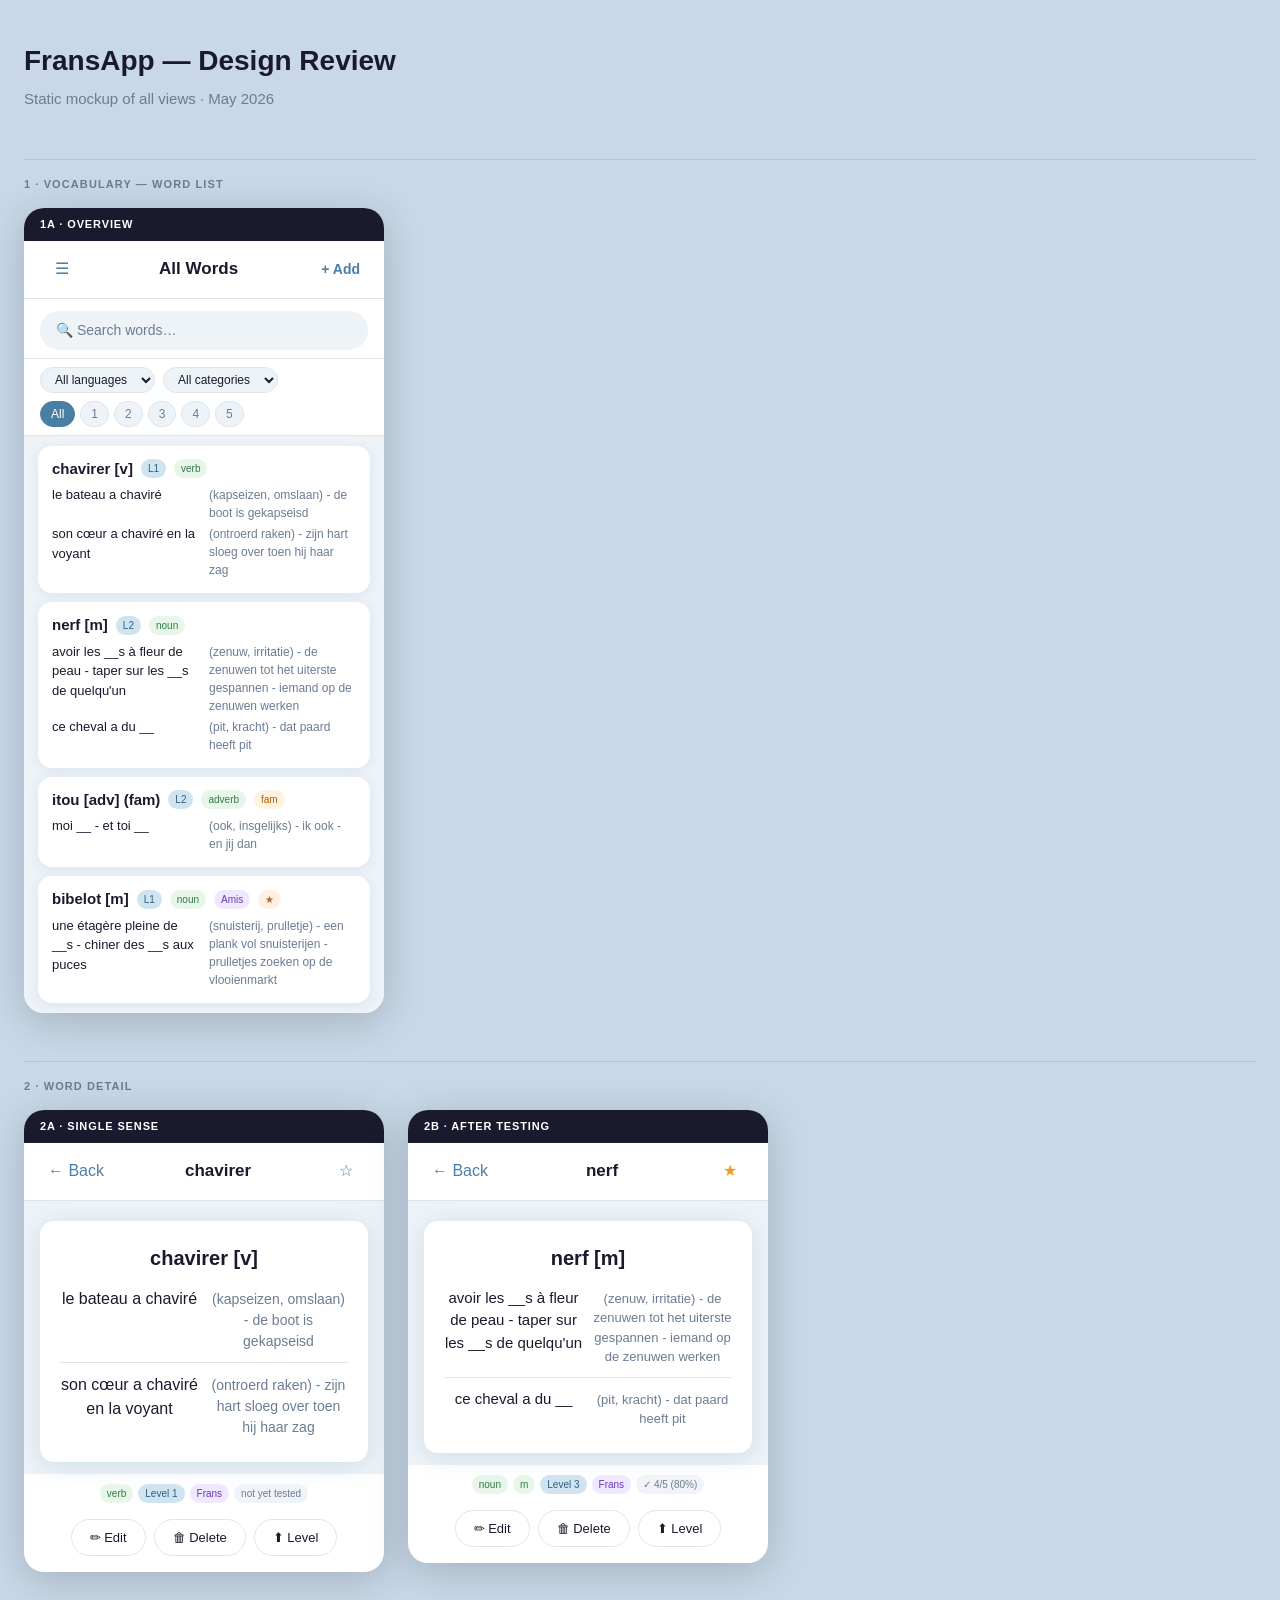
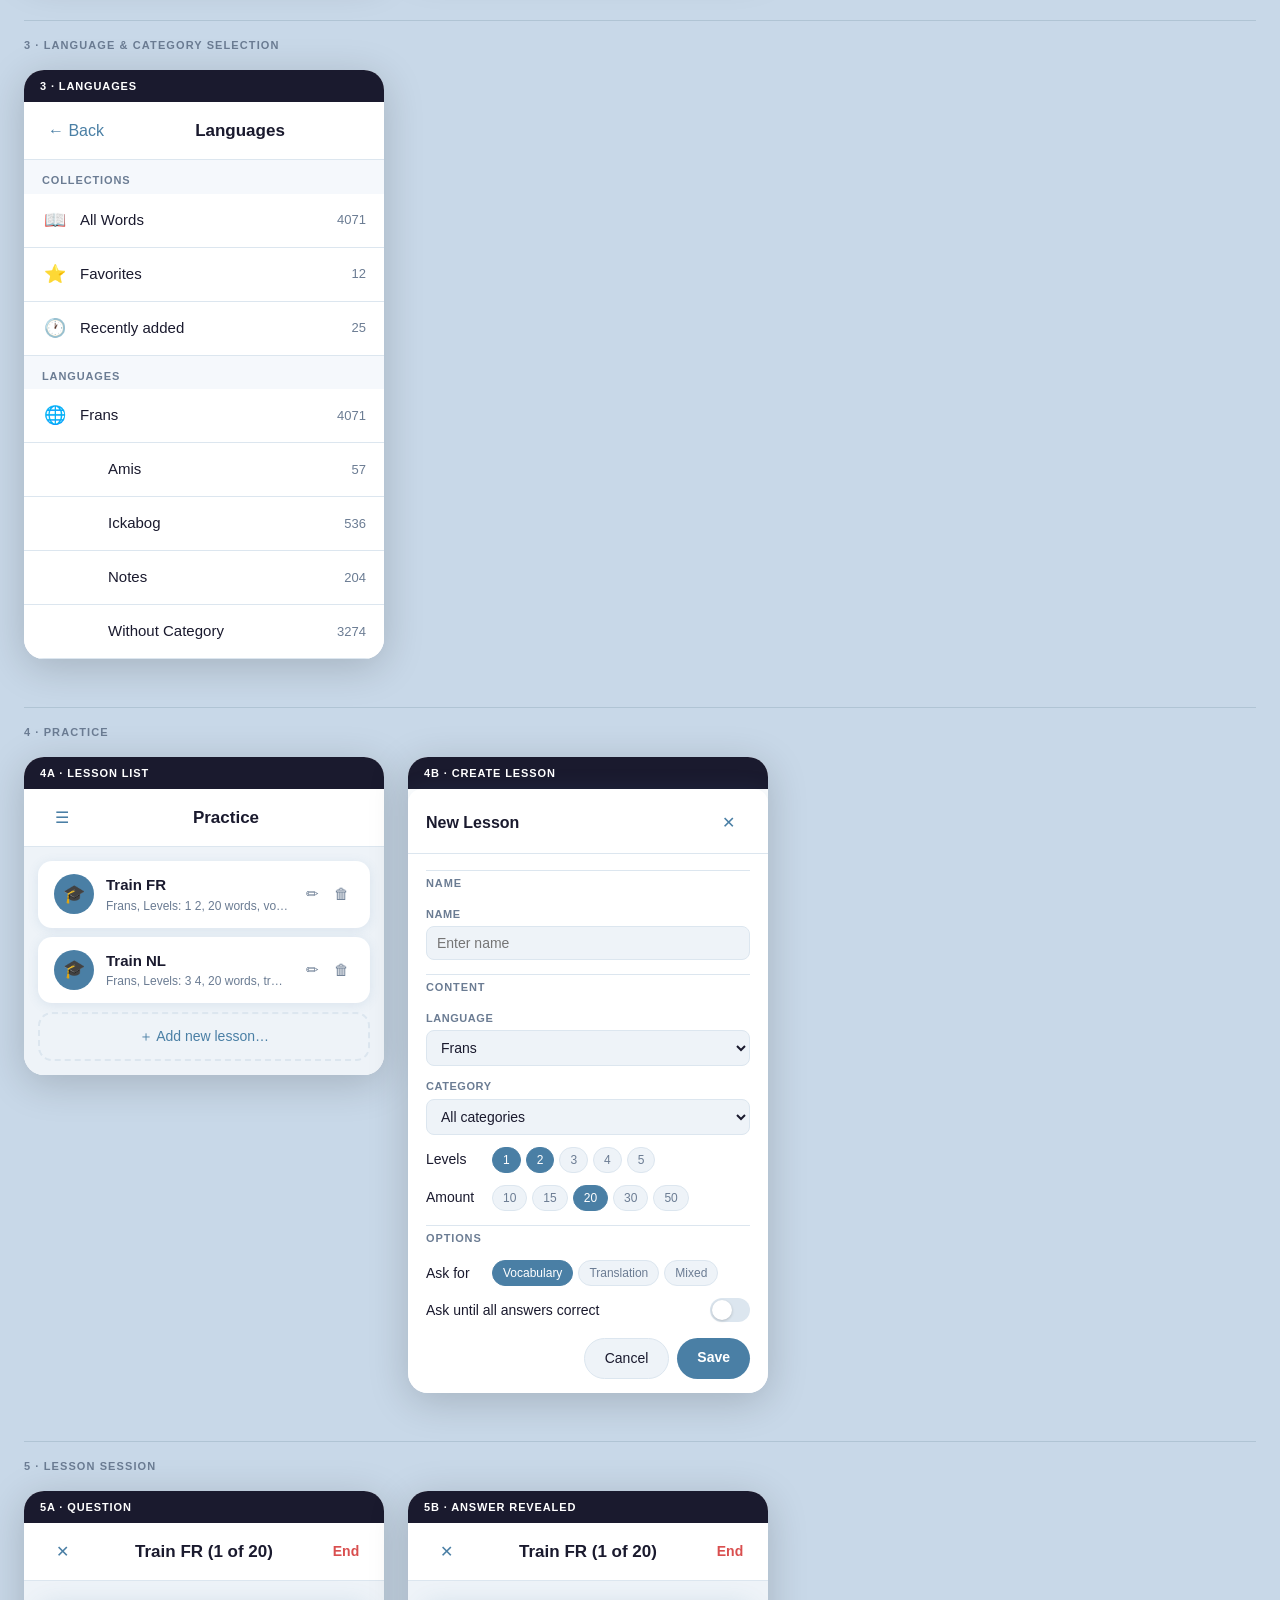
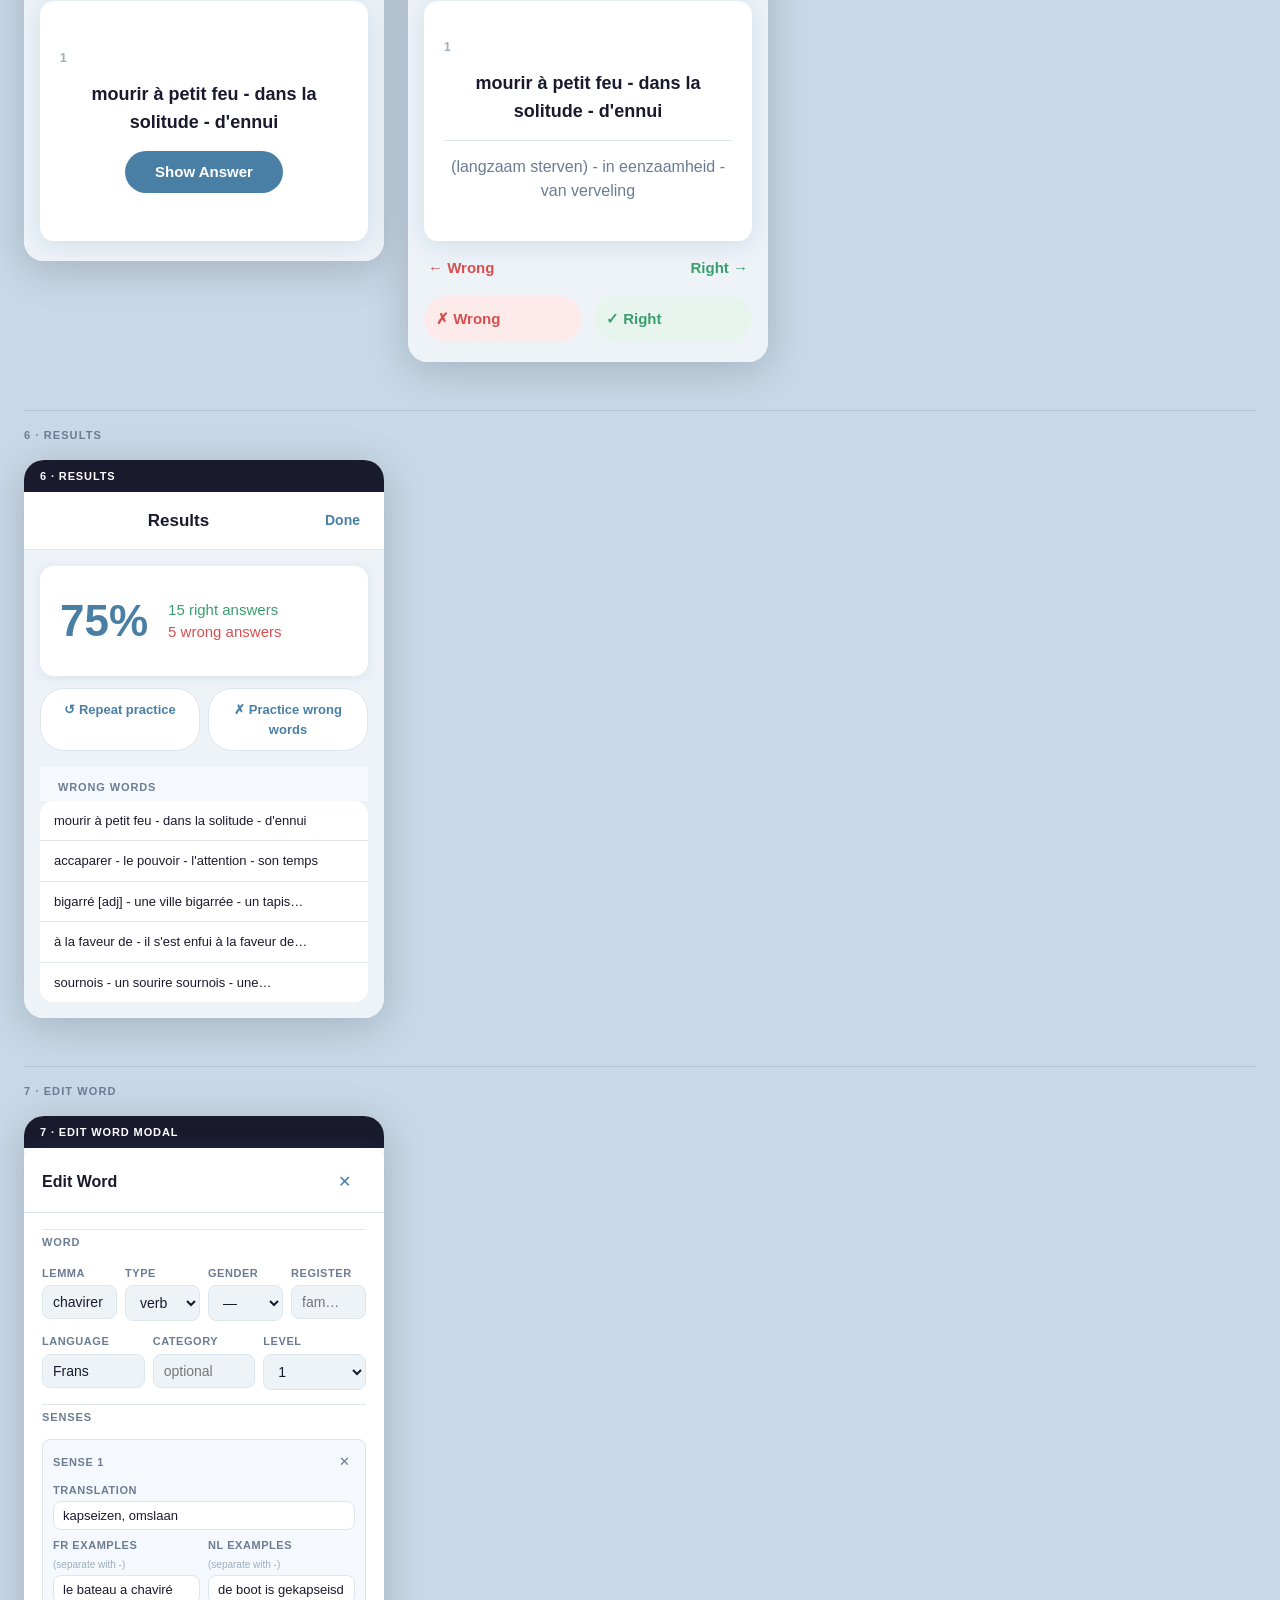
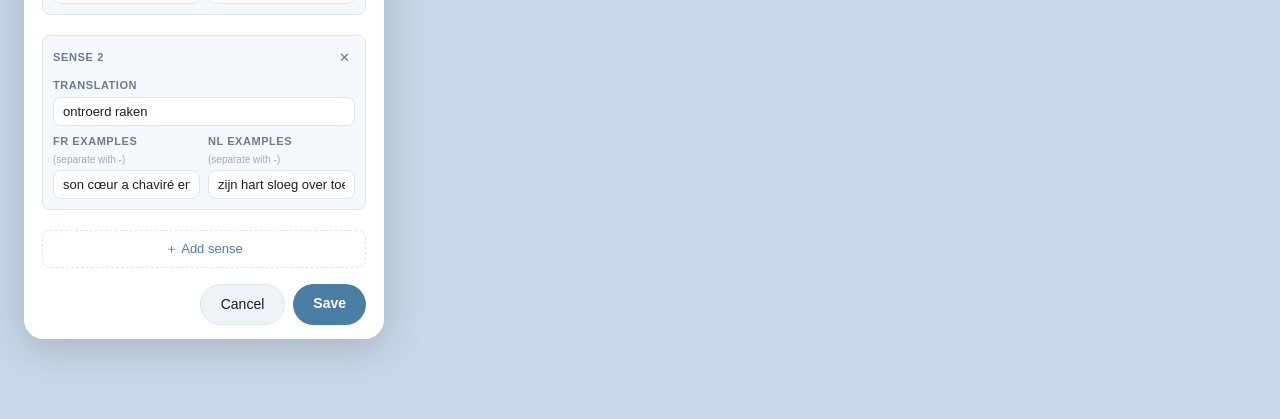
<file: docs/design-review-v1.html>
<!DOCTYPE html>
<html lang="en">
<head>
<meta charset="UTF-8" />
<title>FransApp — Design Review</title>
<style>
/* ── Shared app variables & reset ── */
*, *::before, *::after { box-sizing: border-box; margin: 0; padding: 0; }
:root {
  --bg:#eef3f8; --surface:#fff; --surface2:#f5f8fc;
  --primary:#4a7fa5; --primary-dk:#335f7e; --primary-lt:#d0e4f0;
  --accent:#5b9ec9; --text:#1a1a2e; --text-muted:#6b7c93; --text-light:#9baebf;
  --danger:#d94f4f; --success:#3a9f6e; --border:#dce6ef;
  --radius:14px; --radius-sm:8px;
  --shadow:0 2px 12px rgba(74,127,165,.12); --shadow-md:0 4px 24px rgba(74,127,165,.18);
}
body { font-family:-apple-system,BlinkMacSystemFont,'Segoe UI',sans-serif; background:#c8d8e8; color:var(--text); font-size:15px; line-height:1.5; padding:40px 24px 80px; }

/* ── Review chrome ── */
.page-title { font-size:28px; font-weight:800; color:#1a1a2e; margin-bottom:6px; }
.page-sub   { font-size:15px; color:#6b7c93; margin-bottom:40px; }
.section-heading { font-size:11px; font-weight:700; letter-spacing:.1em; text-transform:uppercase; color:#6b7c93; margin:48px 0 16px; border-top:1px solid #b0c4d4; padding-top:16px; }
.screens { display:flex; gap:24px; flex-wrap:wrap; align-items:flex-start; }

/* ── Phone frame ── */
.screen {
  background:var(--surface);
  border-radius:20px;
  overflow:hidden;
  box-shadow:0 8px 40px rgba(0,0,0,.18);
  width:360px;
  flex-shrink:0;
}
.screen-label {
  background:#1a1a2e;
  color:#fff;
  font-size:11px;
  font-weight:700;
  letter-spacing:.08em;
  text-transform:uppercase;
  padding:8px 16px;
}

/* ── Topbar ── */
.topbar { display:flex; align-items:center; justify-content:space-between; height:58px; padding:0 16px; background:var(--surface); border-bottom:1px solid var(--border); }
.topbar-title { font-size:17px; font-weight:700; flex:1; text-align:center; }
.icon-btn { background:none; border:none; font-size:16px; color:var(--primary); padding:6px 8px; border-radius:var(--radius-sm); min-width:44px; text-align:center; cursor:default; }
.btn-primary-text { color:var(--primary); font-weight:600; font-size:14px; }
.btn-danger-text  { color:var(--danger);  font-weight:600; font-size:14px; }

/* ── Search + filter ── */
.search-bar-wrap { padding:12px 16px 8px; background:var(--surface); border-bottom:1px solid var(--border); }
.search-input { width:100%; padding:9px 16px; border:none; border-radius:24px; background:var(--bg); font-size:14px; color:var(--text-muted); }
.filter-bar { display:flex; align-items:center; gap:8px; padding:8px 16px; background:var(--surface); border-bottom:1px solid var(--border); flex-wrap:wrap; }
.filter-select { padding:4px 10px; border:1px solid var(--border); border-radius:20px; background:var(--bg); font-size:12px; color:var(--text); }
.pill-bar { display:flex; gap:5px; }
.pill { padding:3px 10px; border-radius:20px; border:1.5px solid var(--border); background:var(--bg); font-size:12px; font-weight:500; color:var(--text-muted); }
.pill.active { background:var(--primary); border-color:var(--primary); color:#fff; }

/* ── Word list ── */
.word-list { padding:10px 14px; display:flex; flex-direction:column; gap:9px; background:var(--bg); }
.word-card-row { background:var(--surface); border-radius:var(--radius); padding:12px 14px; box-shadow:var(--shadow); }
.word-card-header { display:flex; align-items:center; gap:8px; flex-wrap:wrap; margin-bottom:5px; }
.word-lemma-header { font-size:15px; font-weight:700; color:var(--text); }
.badge { font-size:10px; padding:2px 7px; border-radius:10px; font-weight:500; }
.badge-level { background:var(--primary-lt); color:var(--primary-dk); }
.badge-type  { background:#e8f5e9; color:#2e7d45; }
.badge-reg   { background:#fef3e2; color:#b06000; }
.badge-cat   { background:#f0e8ff; color:#6a35c0; }
.badge-fav   { background:#fff0e6; color:#c0601a; }
.badge-stat  { background:#f0f4f8; color:var(--text-muted); }
.example-row { display:flex; gap:10px; margin-bottom:2px; align-items:baseline; }
.ex-fr { flex:1; font-size:13px; color:var(--text); }
.ex-nl { flex:1; font-size:12px; color:var(--text-muted); }
.word-divider { border:none; border-top:1px solid var(--border); margin:10px 0; }

/* ── Word detail ── */
.word-card-wrap { padding:20px 16px 12px; background:var(--bg); }
.word-card { background:var(--surface); border-radius:var(--radius); box-shadow:var(--shadow-md); padding:22px 20px; }
.word-lemma { font-size:20px; font-weight:800; text-align:center; margin-bottom:14px; }
.detail-sense .example-row { justify-content:center; }
.detail-sense .ex-fr { text-align:center; font-size:15px; }
.detail-sense .ex-nl { text-align:center; font-size:13px; }
.word-meta { padding:10px 16px 8px; display:flex; gap:5px; flex-wrap:wrap; justify-content:center; }
.word-actions { display:flex; gap:8px; padding:8px 16px 16px; justify-content:center; flex-wrap:wrap; }
.action-btn { padding:8px 18px; border:1.5px solid var(--border); border-radius:24px; background:var(--surface); font-size:13px; color:var(--text); font-weight:500; }

/* ── Languages ── */
.lang-section-header { font-size:11px; font-weight:700; letter-spacing:.08em; color:var(--text-muted); padding:12px 18px 5px; background:var(--surface2); text-transform:uppercase; }
.lang-list { background:var(--surface); }
.lang-row { display:flex; align-items:center; gap:12px; padding:13px 18px; border-bottom:1px solid var(--border); }
.lang-icon { font-size:18px; width:26px; text-align:center; }
.lang-name { flex:1; font-size:15px; font-weight:500; }
.lang-count { font-size:13px; color:var(--text-muted); }
.lang-sub { padding-left:46px !important; }

/* ── Practice ── */
.practice-body { padding:14px; background:var(--bg); }
.lesson-row { background:var(--surface); border-radius:var(--radius); padding:13px 16px; display:flex; align-items:center; gap:12px; box-shadow:var(--shadow); margin-bottom:9px; }
.lesson-icon { width:40px; height:40px; border-radius:50%; background:var(--primary); display:flex; align-items:center; justify-content:center; font-size:18px; color:#fff; flex-shrink:0; }
.lesson-info { flex:1; min-width:0; }
.lesson-name { font-weight:600; font-size:15px; }
.lesson-desc { font-size:12px; color:var(--text-muted); white-space:nowrap; overflow:hidden; text-overflow:ellipsis; }
.lesson-actions { display:flex; gap:5px; }
.lesson-btn { background:none; border:none; font-size:15px; color:var(--text-muted); padding:3px 5px; }
.btn-add-lesson { width:100%; padding:12px; border:2px dashed var(--border); border-radius:var(--radius); background:transparent; font-size:14px; color:var(--primary); font-weight:500; text-align:center; }

/* ── Session ── */
.session-body { padding:20px 16px; background:var(--bg); display:flex; flex-direction:column; align-items:center; gap:16px; }
.session-card { background:var(--surface); border-radius:var(--radius); box-shadow:var(--shadow-md); width:100%; min-height:240px; display:flex; flex-direction:column; }
.session-card-inner { padding:24px 20px; display:flex; flex-direction:column; align-items:center; gap:14px; min-height:240px; justify-content:center; }
.card-num { align-self:flex-start; font-size:12px; color:var(--text-light); font-weight:600; }
.question-text { font-size:18px; font-weight:600; text-align:center; line-height:1.55; }
.answer-divider { width:100%; border:none; border-top:1px solid var(--border); }
.answer-text { font-size:16px; color:var(--text-muted); text-align:center; line-height:1.55; }
.btn-show-answer { padding:10px 30px; border-radius:28px; background:var(--primary); color:#fff; border:none; font-size:15px; font-weight:600; }
.swipe-hint { display:flex; justify-content:space-between; width:100%; font-size:15px; font-weight:600; padding:0 4px; }
.hint-wrong { color:var(--danger); }
.hint-right { color:var(--success); }
.swipe-buttons { display:flex; gap:12px; width:100%; }
.btn-wrong { flex:1; padding:12px; border-radius:28px; border:none; font-size:15px; font-weight:700; background:#fdeaea; color:var(--danger); }
.btn-right { flex:1; padding:12px; border-radius:28px; border:none; font-size:15px; font-weight:700; background:#e8f5ee; color:var(--success); }

/* ── Results ── */
.results-body { padding:16px; background:var(--bg); }
.results-score { background:var(--surface); border-radius:var(--radius); padding:22px 20px; display:flex; align-items:center; gap:20px; box-shadow:var(--shadow); margin-bottom:12px; }
.score-pct { font-size:44px; font-weight:800; color:var(--primary); min-width:80px; }
.score-right { color:var(--success); font-size:15px; font-weight:500; }
.score-wrong { color:var(--danger);  font-size:15px; font-weight:500; }
.results-actions { display:flex; gap:8px; margin-bottom:16px; }
.btn-result-action { flex:1; padding:11px 12px; border:1.5px solid var(--border); border-radius:24px; background:var(--surface); font-size:13px; font-weight:600; color:var(--primary); text-align:center; }
.wrong-words-list { background:var(--surface); border-radius:var(--radius); overflow:hidden; }
.wrong-word-row { padding:10px 14px; border-bottom:1px solid var(--border); font-size:13px; color:var(--text); white-space:nowrap; overflow:hidden; text-overflow:ellipsis; }
.wrong-word-row:last-child { border-bottom:none; }

/* ── Create lesson modal (shown inline) ── */
.modal { background:var(--surface); border-radius:var(--radius); overflow:hidden; box-shadow:var(--shadow-md); }
.modal-header { display:flex; align-items:center; justify-content:space-between; padding:16px 18px 12px; border-bottom:1px solid var(--border); }
.modal-header h2 { font-size:16px; font-weight:700; }
.form-grid { padding:14px 18px; display:flex; flex-direction:column; gap:12px; }
.form-grid label { display:flex; flex-direction:column; gap:4px; font-size:11px; font-weight:600; color:var(--text-muted); text-transform:uppercase; letter-spacing:.05em; }
.form-grid input, .form-grid select { padding:8px 10px; border:1.5px solid var(--border); border-radius:var(--radius-sm); font-size:14px; color:var(--text); background:var(--bg); font-family:inherit; width:100%; }
.form-row { display:flex; gap:8px; }
.form-row > label { flex:1; }
.form-section-label { font-size:11px; font-weight:700; color:var(--text-muted); letter-spacing:.08em; text-transform:uppercase; padding:4px 0 2px; border-top:1px solid var(--border); margin-top:2px; }
.form-field-row { display:flex; align-items:center; gap:10px; flex-wrap:wrap; }
.field-label { font-size:14px; font-weight:500; color:var(--text); min-width:56px; }
.toggle-mock { width:40px; height:24px; background:var(--border); border-radius:12px; position:relative; flex-shrink:0; }
.toggle-mock::after { content:''; position:absolute; top:2px; left:2px; width:20px; height:20px; border-radius:50%; background:#fff; box-shadow:0 1px 3px rgba(0,0,0,.2); }
.form-actions { display:flex; gap:8px; justify-content:flex-end; padding-top:4px; }
.btn-primary { padding:9px 20px; background:var(--primary); color:#fff; border:none; border-radius:24px; font-size:14px; font-weight:600; }
.btn-secondary { padding:9px 20px; background:var(--bg); color:var(--text); border:1.5px solid var(--border); border-radius:24px; font-size:14px; font-weight:500; }

/* ── Edit sense ── */
.edit-sense { border:1.5px solid var(--border); border-radius:var(--radius-sm); padding:10px; margin-bottom:8px; background:var(--surface2); }
.edit-sense-header { display:flex; align-items:center; justify-content:space-between; margin-bottom:8px; }
.edit-sense-num { font-size:11px; font-weight:700; text-transform:uppercase; letter-spacing:.06em; color:var(--text-muted); }
.btn-remove-sense { background:none; border:none; font-size:13px; color:var(--text-muted); padding:2px 5px; border-radius:4px; }
.edit-sense-field { display:flex; flex-direction:column; gap:3px; margin-bottom:7px; font-size:11px; font-weight:600; color:var(--text-muted); text-transform:uppercase; letter-spacing:.05em; }
.edit-sense-field input { font-size:13px; padding:6px 9px; border:1.5px solid var(--border); border-radius:var(--radius-sm); background:var(--surface); width:100%; }
.edit-sense-cols { display:flex; gap:8px; }
.edit-sense-cols > label { flex:1; display:flex; flex-direction:column; gap:3px; font-size:11px; font-weight:600; color:var(--text-muted); text-transform:uppercase; letter-spacing:.05em; }
.edit-sense-cols input { font-size:13px; padding:6px 9px; border:1.5px solid var(--border); border-radius:var(--radius-sm); background:var(--surface); width:100%; }
.field-hint { font-weight:400; text-transform:none; letter-spacing:0; font-size:10px; color:var(--text-light); }
.btn-add-sense { width:100%; padding:8px; border:1.5px dashed var(--border); border-radius:var(--radius-sm); background:transparent; font-size:13px; color:var(--primary); font-weight:500; text-align:center; }
</style>
</head>
<body>

<div class="page-title">FransApp — Design Review</div>
<div class="page-sub">Static mockup of all views · May 2026</div>

<!-- ═══════════════════════════════════════════════════════ -->
<div class="section-heading">1 · Vocabulary — word list</div>
<div class="screens">

  <div class="screen">
    <div class="screen-label">1a · Overview</div>
    <div class="topbar">
      <div class="icon-btn">☰</div>
      <div class="topbar-title">All Words</div>
      <div class="icon-btn btn-primary-text">+ Add</div>
    </div>
    <div class="search-bar-wrap">
      <div class="search-input">🔍  Search words…</div>
    </div>
    <div class="filter-bar">
      <select class="filter-select"><option>All languages</option></select>
      <select class="filter-select"><option>All categories</option></select>
      <div class="pill-bar">
        <div class="pill active">All</div>
        <div class="pill">1</div><div class="pill">2</div><div class="pill">3</div>
        <div class="pill">4</div><div class="pill">5</div>
      </div>
    </div>
    <div class="word-list">

      <div class="word-card-row">
        <div class="word-card-header">
          <span class="word-lemma-header">chavirer [v]</span>
          <span class="badge badge-level">L1</span>
          <span class="badge badge-type">verb</span>
        </div>
        <div class="example-row">
          <span class="ex-fr">le bateau a chaviré</span>
          <span class="ex-nl">(kapseizen, omslaan) - de boot is gekapseisd</span>
        </div>
        <div class="example-row">
          <span class="ex-fr">son cœur a chaviré en la voyant</span>
          <span class="ex-nl">(ontroerd raken) - zijn hart sloeg over toen hij haar zag</span>
        </div>
      </div>

      <div class="word-card-row">
        <div class="word-card-header">
          <span class="word-lemma-header">nerf [m]</span>
          <span class="badge badge-level">L2</span>
          <span class="badge badge-type">noun</span>
        </div>
        <div class="example-row">
          <span class="ex-fr">avoir les __s à fleur de peau - taper sur les __s de quelqu'un</span>
          <span class="ex-nl">(zenuw, irritatie) - de zenuwen tot het uiterste gespannen - iemand op de zenuwen werken</span>
        </div>
        <div class="example-row">
          <span class="ex-fr">ce cheval a du __</span>
          <span class="ex-nl">(pit, kracht) - dat paard heeft pit</span>
        </div>
      </div>

      <div class="word-card-row">
        <div class="word-card-header">
          <span class="word-lemma-header">itou [adv] (fam)</span>
          <span class="badge badge-level">L2</span>
          <span class="badge badge-type">adverb</span>
          <span class="badge badge-reg">fam</span>
        </div>
        <div class="example-row">
          <span class="ex-fr">moi __ - et toi __</span>
          <span class="ex-nl">(ook, insgelijks) - ik ook - en jij dan</span>
        </div>
      </div>

      <div class="word-card-row">
        <div class="word-card-header">
          <span class="word-lemma-header">bibelot [m]</span>
          <span class="badge badge-level">L1</span>
          <span class="badge badge-type">noun</span>
          <span class="badge badge-cat">Amis</span>
          <span class="badge badge-fav">★</span>
        </div>
        <div class="example-row">
          <span class="ex-fr">une étagère pleine de __s - chiner des __s aux puces</span>
          <span class="ex-nl">(snuisterij, prulletje) - een plank vol snuisterijen - prulletjes zoeken op de vlooienmarkt</span>
        </div>
      </div>

    </div>
  </div>

</div>

<!-- ═══════════════════════════════════════════════════════ -->
<div class="section-heading">2 · Word detail</div>
<div class="screens">

  <div class="screen">
    <div class="screen-label">2a · Single sense</div>
    <div class="topbar">
      <div class="icon-btn">← Back</div>
      <div class="topbar-title">chavirer</div>
      <div class="icon-btn">☆</div>
    </div>
    <div class="word-card-wrap" style="background:var(--bg)">
      <div class="word-card">
        <div class="word-lemma">chavirer [v]</div>
        <div class="detail-sense">
          <div class="example-row" style="justify-content:center">
            <span class="ex-fr" style="text-align:center;font-size:16px">le bateau a chaviré</span>
            <span class="ex-nl" style="text-align:center;font-size:14px">(kapseizen, omslaan) - de boot is gekapseisd</span>
          </div>
        </div>
        <hr class="word-divider" />
        <div class="detail-sense">
          <div class="example-row" style="justify-content:center">
            <span class="ex-fr" style="text-align:center;font-size:16px">son cœur a chaviré en la voyant</span>
            <span class="ex-nl" style="text-align:center;font-size:14px">(ontroerd raken) - zijn hart sloeg over toen hij haar zag</span>
          </div>
        </div>
      </div>
    </div>
    <div class="word-meta">
      <span class="badge badge-type">verb</span>
      <span class="badge badge-level">Level 1</span>
      <span class="badge badge-cat">Frans</span>
      <span class="badge badge-stat">not yet tested</span>
    </div>
    <div class="word-actions">
      <div class="action-btn">✏ Edit</div>
      <div class="action-btn">🗑 Delete</div>
      <div class="action-btn">⬆ Level</div>
    </div>
  </div>

  <div class="screen">
    <div class="screen-label">2b · After testing</div>
    <div class="topbar">
      <div class="icon-btn">← Back</div>
      <div class="topbar-title">nerf</div>
      <div class="icon-btn" style="color:#e8a020">★</div>
    </div>
    <div class="word-card-wrap" style="background:var(--bg)">
      <div class="word-card">
        <div class="word-lemma">nerf [m]</div>
        <div class="detail-sense">
          <div class="example-row" style="justify-content:center">
            <span class="ex-fr" style="text-align:center;font-size:15px">avoir les __s à fleur de peau - taper sur les __s de quelqu'un</span>
            <span class="ex-nl" style="text-align:center;font-size:13px">(zenuw, irritatie) - de zenuwen tot het uiterste gespannen - iemand op de zenuwen werken</span>
          </div>
        </div>
        <hr class="word-divider" />
        <div class="detail-sense">
          <div class="example-row" style="justify-content:center">
            <span class="ex-fr" style="text-align:center;font-size:15px">ce cheval a du __</span>
            <span class="ex-nl" style="text-align:center;font-size:13px">(pit, kracht) - dat paard heeft pit</span>
          </div>
        </div>
      </div>
    </div>
    <div class="word-meta">
      <span class="badge badge-type">noun</span>
      <span class="badge badge-type">m</span>
      <span class="badge badge-level">Level 3</span>
      <span class="badge badge-cat">Frans</span>
      <span class="badge badge-stat">✓ 4/5 (80%)</span>
    </div>
    <div class="word-actions">
      <div class="action-btn">✏ Edit</div>
      <div class="action-btn">🗑 Delete</div>
      <div class="action-btn">⬆ Level</div>
    </div>
  </div>

</div>

<!-- ═══════════════════════════════════════════════════════ -->
<div class="section-heading">3 · Language &amp; category selection</div>
<div class="screens">

  <div class="screen">
    <div class="screen-label">3 · Languages</div>
    <div class="topbar">
      <div class="icon-btn">← Back</div>
      <div class="topbar-title">Languages</div>
      <span></span>
    </div>
    <div class="lang-section-header">Collections</div>
    <div class="lang-list">
      <div class="lang-row"><span class="lang-icon">📖</span><span class="lang-name">All Words</span><span class="lang-count">4071</span></div>
      <div class="lang-row"><span class="lang-icon">⭐</span><span class="lang-name">Favorites</span><span class="lang-count">12</span></div>
      <div class="lang-row"><span class="lang-icon">🕐</span><span class="lang-name">Recently added</span><span class="lang-count">25</span></div>
    </div>
    <div class="lang-section-header">Languages</div>
    <div class="lang-list">
      <div class="lang-row"><span class="lang-icon">🌐</span><span class="lang-name">Frans</span><span class="lang-count">4071</span></div>
      <div class="lang-row lang-sub"><span class="lang-icon" style="opacity:0">·</span><span class="lang-name">Amis</span><span class="lang-count">57</span></div>
      <div class="lang-row lang-sub"><span class="lang-icon" style="opacity:0">·</span><span class="lang-name">Ickabog</span><span class="lang-count">536</span></div>
      <div class="lang-row lang-sub"><span class="lang-icon" style="opacity:0">·</span><span class="lang-name">Notes</span><span class="lang-count">204</span></div>
      <div class="lang-row lang-sub"><span class="lang-icon" style="opacity:0">·</span><span class="lang-name">Without Category</span><span class="lang-count">3274</span></div>
    </div>
  </div>

</div>

<!-- ═══════════════════════════════════════════════════════ -->
<div class="section-heading">4 · Practice</div>
<div class="screens">

  <div class="screen">
    <div class="screen-label">4a · Lesson list</div>
    <div class="topbar">
      <div class="icon-btn">☰</div>
      <div class="topbar-title">Practice</div>
      <span></span>
    </div>
    <div class="practice-body">
      <div class="lesson-row">
        <div class="lesson-icon">🎓</div>
        <div class="lesson-info">
          <div class="lesson-name">Train FR</div>
          <div class="lesson-desc">Frans, Levels: 1 2, 20 words, vocabulary</div>
        </div>
        <div class="lesson-actions">
          <div class="lesson-btn">✏</div>
          <div class="lesson-btn">🗑</div>
        </div>
      </div>
      <div class="lesson-row">
        <div class="lesson-icon">🎓</div>
        <div class="lesson-info">
          <div class="lesson-name">Train NL</div>
          <div class="lesson-desc">Frans, Levels: 3 4, 20 words, translation</div>
        </div>
        <div class="lesson-actions">
          <div class="lesson-btn">✏</div>
          <div class="lesson-btn">🗑</div>
        </div>
      </div>
      <div class="btn-add-lesson">＋ Add new lesson…</div>
    </div>
  </div>

  <div class="screen">
    <div class="screen-label">4b · Create lesson</div>
    <div class="modal">
      <div class="modal-header">
        <h2>New Lesson</h2>
        <div class="icon-btn">✕</div>
      </div>
      <div class="form-grid">
        <div class="form-section-label">Name</div>
        <label>Name<input placeholder="Enter name" /></label>
        <div class="form-section-label">Content</div>
        <label>Language<select><option>All languages</option><option selected>Frans</option></select></label>
        <label>Category<select><option>All categories</option><option>Ickabog</option></select></label>
        <div class="form-field-row">
          <span class="field-label">Levels</span>
          <div class="pill-bar">
            <div class="pill active">1</div><div class="pill active">2</div>
            <div class="pill">3</div><div class="pill">4</div><div class="pill">5</div>
          </div>
        </div>
        <div class="form-field-row">
          <span class="field-label">Amount</span>
          <div class="pill-bar">
            <div class="pill">10</div><div class="pill">15</div>
            <div class="pill active">20</div><div class="pill">30</div><div class="pill">50</div>
          </div>
        </div>
        <div class="form-section-label">Options</div>
        <div class="form-field-row">
          <span class="field-label">Ask for</span>
          <div class="pill-bar">
            <div class="pill active">Vocabulary</div>
            <div class="pill">Translation</div>
            <div class="pill">Mixed</div>
          </div>
        </div>
        <div style="display:flex;align-items:center;justify-content:space-between;font-size:14px">
          <span>Ask until all answers correct</span>
          <div class="toggle-mock"></div>
        </div>
        <div class="form-actions">
          <div class="btn-secondary">Cancel</div>
          <div class="btn-primary">Save</div>
        </div>
      </div>
    </div>
  </div>

</div>

<!-- ═══════════════════════════════════════════════════════ -->
<div class="section-heading">5 · Lesson session</div>
<div class="screens">

  <div class="screen">
    <div class="screen-label">5a · Question</div>
    <div class="topbar">
      <div class="icon-btn">✕</div>
      <div class="topbar-title">Train FR (1 of 20)</div>
      <div class="icon-btn btn-danger-text">End</div>
    </div>
    <div class="session-body">
      <div class="session-card">
        <div class="session-card-inner">
          <div class="card-num">1</div>
          <div class="question-text">mourir à petit feu - dans la solitude - d'ennui</div>
          <div class="btn-show-answer">Show Answer</div>
        </div>
      </div>
    </div>
  </div>

  <div class="screen">
    <div class="screen-label">5b · Answer revealed</div>
    <div class="topbar">
      <div class="icon-btn">✕</div>
      <div class="topbar-title">Train FR (1 of 20)</div>
      <div class="icon-btn btn-danger-text">End</div>
    </div>
    <div class="session-body">
      <div class="session-card">
        <div class="session-card-inner">
          <div class="card-num">1</div>
          <div class="question-text">mourir à petit feu - dans la solitude - d'ennui</div>
          <hr class="answer-divider" />
          <div class="answer-text">(langzaam sterven) - in eenzaamheid - van verveling</div>
        </div>
      </div>
      <div class="swipe-hint">
        <span class="hint-wrong">← Wrong</span>
        <span class="hint-right">Right →</span>
      </div>
      <div class="swipe-buttons">
        <div class="btn-wrong">✗ Wrong</div>
        <div class="btn-right">✓ Right</div>
      </div>
    </div>
  </div>

</div>

<!-- ═══════════════════════════════════════════════════════ -->
<div class="section-heading">6 · Results</div>
<div class="screens">

  <div class="screen">
    <div class="screen-label">6 · Results</div>
    <div class="topbar">
      <span></span>
      <div class="topbar-title">Results</div>
      <div class="icon-btn btn-primary-text">Done</div>
    </div>
    <div class="results-body">
      <div class="results-score">
        <div class="score-pct">75%</div>
        <div>
          <div class="score-right">15 right answers</div>
          <div class="score-wrong">5 wrong answers</div>
        </div>
      </div>
      <div class="results-actions">
        <div class="btn-result-action">↺ Repeat practice</div>
        <div class="btn-result-action">✗ Practice wrong words</div>
      </div>
      <div class="lang-section-header">Wrong words</div>
      <div class="wrong-words-list">
        <div class="wrong-word-row">mourir à petit feu - dans la solitude - d'ennui</div>
        <div class="wrong-word-row">accaparer - le pouvoir - l'attention - son temps</div>
        <div class="wrong-word-row">bigarré [adj] - une ville bigarrée - un tapis…</div>
        <div class="wrong-word-row">à la faveur de - il s'est enfui à la faveur de…</div>
        <div class="wrong-word-row">sournois - un sourire sournois - une…</div>
      </div>
    </div>
  </div>

</div>

<!-- ═══════════════════════════════════════════════════════ -->
<div class="section-heading">7 · Edit word</div>
<div class="screens">

  <div class="screen">
    <div class="screen-label">7 · Edit word modal</div>
    <div class="modal">
      <div class="modal-header">
        <h2>Edit Word</h2>
        <div class="icon-btn">✕</div>
      </div>
      <div class="form-grid">
        <div class="form-section-label">Word</div>
        <div class="form-row">
          <label>Lemma<input value="chavirer" /></label>
          <label>Type<select><option>verb</option></select></label>
          <label>Gender<select><option>—</option></select></label>
          <label>Register<input placeholder="fam…" /></label>
        </div>
        <div class="form-row">
          <label>Language<input value="Frans" /></label>
          <label>Category<input placeholder="optional" /></label>
          <label>Level<select><option>1</option></select></label>
        </div>
        <div class="form-section-label">Senses</div>
        <div class="edit-sense">
          <div class="edit-sense-header">
            <span class="edit-sense-num">Sense 1</span>
            <span class="btn-remove-sense">✕</span>
          </div>
          <div class="edit-sense-field">Translation<input value="kapseizen, omslaan" /></div>
          <div class="edit-sense-cols">
            <label>FR examples <span class="field-hint">(separate with -)</span><input value="le bateau a chaviré" /></label>
            <label>NL examples <span class="field-hint">(separate with -)</span><input value="de boot is gekapseisd" /></label>
          </div>
        </div>
        <div class="edit-sense">
          <div class="edit-sense-header">
            <span class="edit-sense-num">Sense 2</span>
            <span class="btn-remove-sense">✕</span>
          </div>
          <div class="edit-sense-field">Translation<input value="ontroerd raken" /></div>
          <div class="edit-sense-cols">
            <label>FR examples <span class="field-hint">(separate with -)</span><input value="son cœur a chaviré en la voyant" /></label>
            <label>NL examples <span class="field-hint">(separate with -)</span><input value="zijn hart sloeg over toen hij haar zag" /></label>
          </div>
        </div>
        <div class="btn-add-sense">＋ Add sense</div>
        <div class="form-actions">
          <div class="btn-secondary">Cancel</div>
          <div class="btn-primary">Save</div>
        </div>
      </div>
    </div>
  </div>

</div>

</body>
</html>
</file>
